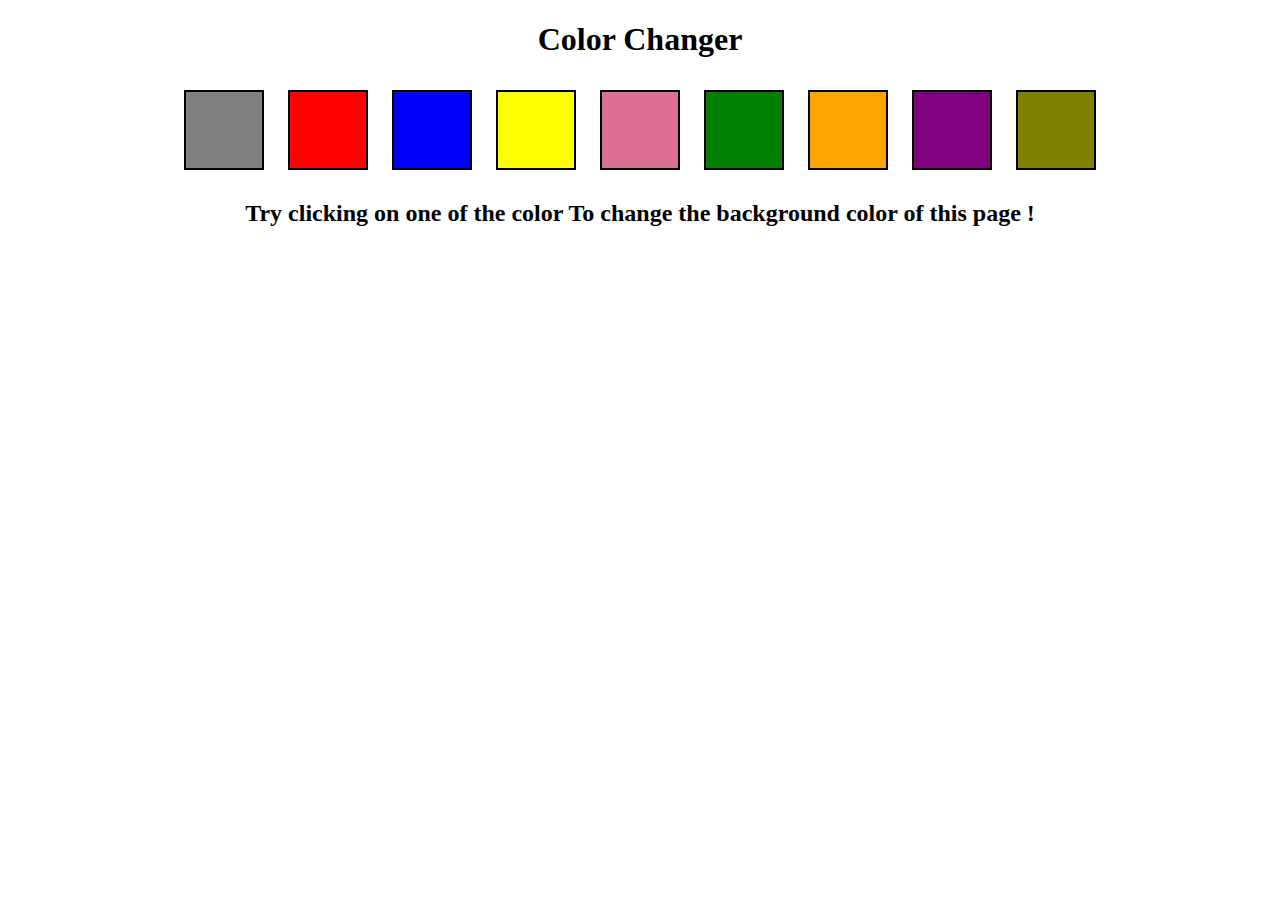
<file: Color_Changer/index.html>
<!DOCTYPE html>
<html lang="en">
<head>
    <meta charset="UTF-8">
    <meta name="viewport" content="width=device-width, initial-scale=1.0">
    <title>Color Changer</title>
    <link rel="stylesheet" href="style.css">
</head>
<body>
    <div>
        <h1>Color Changer</h1>
        <button class="button" id="Grey"></button>
        <button class="button" id="Red"></button>
        <button class="button" id="blue"></button>
        <button class="button" id="yellow"></button>
        <button class="button" id="pink"></button>
        <button class="button" id="green"></button>
        <button class="button" id="orange"></button>
        <button class="button" id="purple"></button>
        <button class="button" id="olive"></button>
        <h2>Try clicking on one of the color 
            <span>To change the background color of this page !</span>
        </h2>
    </div>
</body>
<script src="index.js"></script>
</html>
</file>
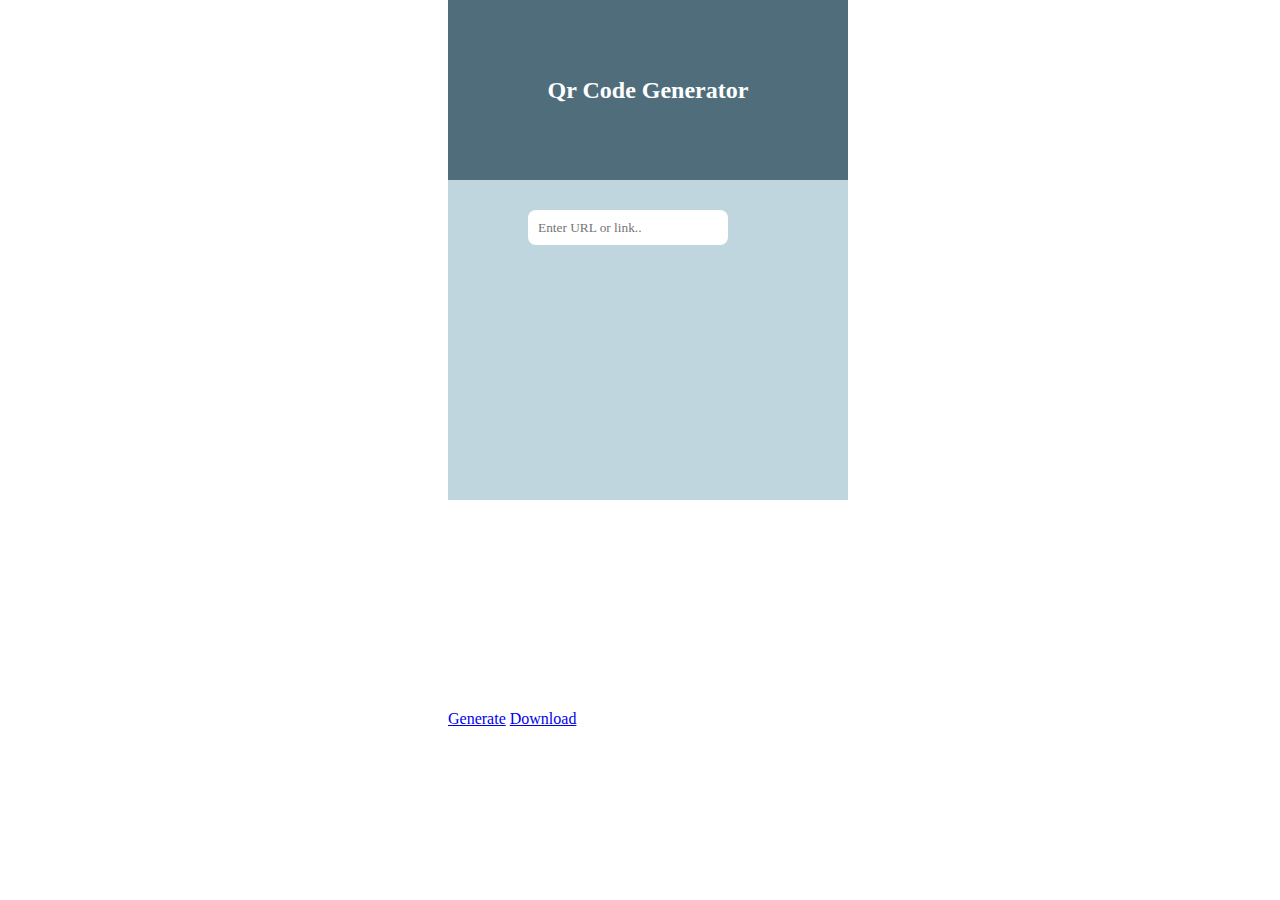
<file: Tic-Tac-Toe/QR Generator/index.html>
<!DOCTYPE html>
<html lang="en">
<head>
    <meta charset="UTF-8">
    <meta name="viewport" content="width=device-width, initial-scale=1.0">
    <title>QR Generator</title>
    <link rel="stylesheet" href="style.css">
</head>
<body>
    <div class="box">
        <div class="header">
            <h2>qr code generator</h2>
        </div>
        <div class="qr-body">
            <input type="text" placeholder="Enter URL or link.." spellcheck="false">
            <a href=""></a>
            <i class="fa-light fa-magnifying-glass-location"></i>
        </div>
        <div class="qr-footer">
            <a href="#">Generate</a>
            <a href="#">Download</a>
        </div>
    </div>
</body>
</html>
</file>
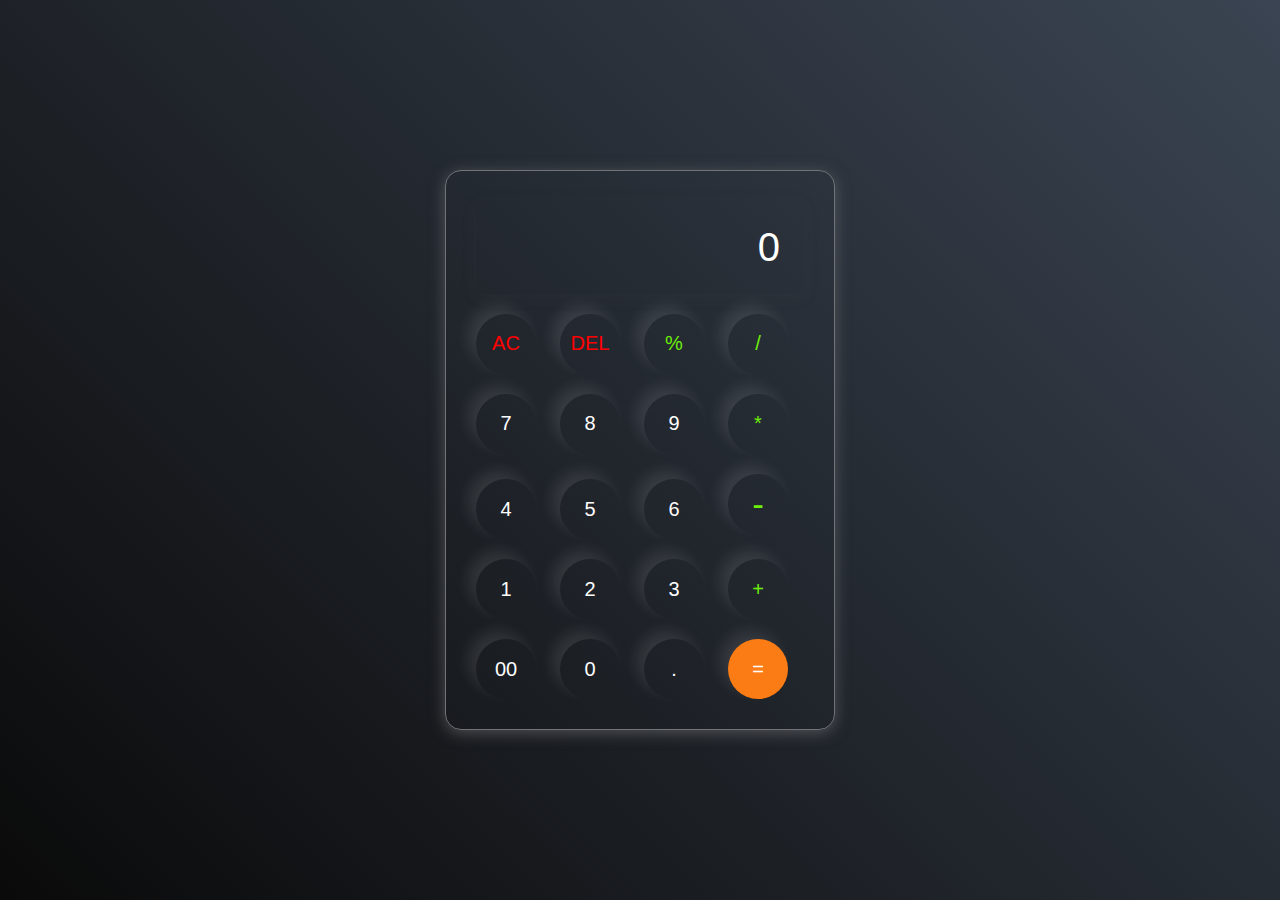
<file: Calculator/3.html>
<!DOCTYPE html>
<html lang="en">
<head>
    <meta charset="UTF-8">
    <meta name="viewport" content="width=device-width, initial-scale=1.0">
    <title>Document</title>
    <link rel="stylesheet" href="3.css">
</head>
<body>
   <div class="container">
    <div class="calculator">
        <input type="text" id="inputBox" placeholder="0" readonly>
        <div>
            <button class="DEL">AC</button>
            <button class="DEL">DEL</button>
            <button class="operator">%</button>
            <button class="operator">/</button>
        </div>
        <div>
            <button>7</button>
            <button>8</button>
            <button>9</button>
            <button class="operator">*</button>
        </div>
        <div>
            <button>4</button>
            <button>5</button>
            <button>6</button>
            <button class="operator" id="minus">-</button>
        </div>
        <div>
            <button>1</button>
            <button>2</button>
            <button>3</button>
            <button class="operator">+</button>
        </div>
        <div>
            <button>00</button>
            <button>0</button>
            <button>.</button>
            <button class="equalBtn">=</button>
        </div>
    </div>
   </div>

    <script src="3.js"></script>
</body>
</html>
</file>
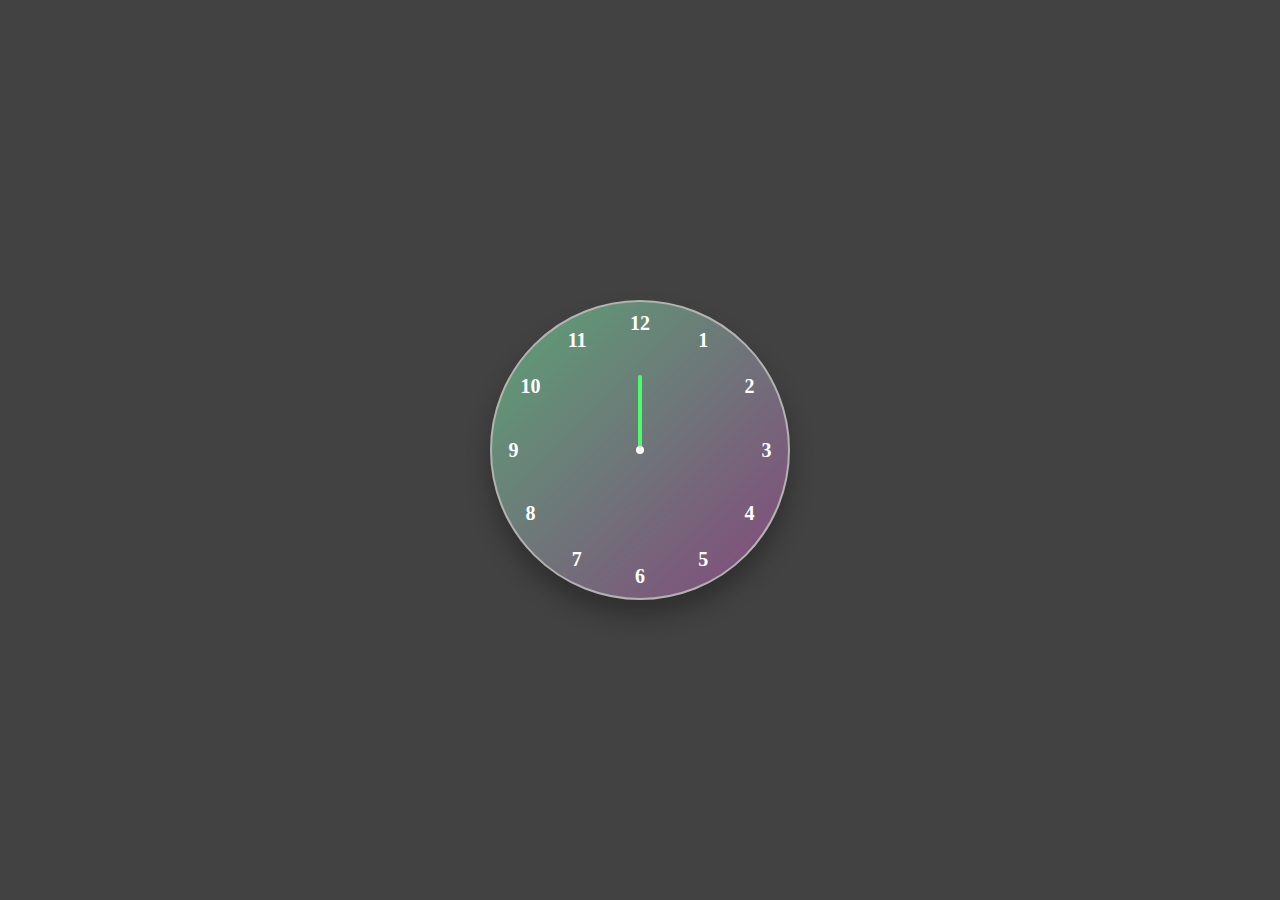
<file: Clock/clock.html>
<!DOCTYPE html>
<html lang="en">
<head>
    <meta charset="UTF-8">
    <meta name="viewport" content="width=device-width, initial-scale=1.0">
    <title>Analog clock</title>
    <link rel="stylesheet" href="clock.css">
</head>
<body>
    <div class="container">
        <div class="clock">
            <div style="--clr:#e23535; --h:55px" class="hand" id="hour"><i></i></div>
            <div style="--clr:#9dc31e; --h:65px" class="hand" id="min"><i></i></div>
            <div style="--clr:#4afe68; --h:75px" class="hand" id="sec"><i></i></div>

            <span style="--i:1"><b>1</b></span>
            <span style="--i:2"><b>2</b></span>
            <span style="--i:3"><b>3</b></span>
            <span style="--i:4"><b>4</b></span>
            <span style="--i:5"><b>5</b></span>
            <span style="--i:6"><b>6</b></span>
            <span style="--i:7"><b>7</b></span>
            <span style="--i:8"><b>8</b></span>
            <span style="--i:9"><b>9</b></span>
            <span style="--i:10"><b>10</b></span>
            <span style="--i:11"><b>11</b></span>
            <span style="--i:12"><b>12</b></span>
        </div>
    </div>

    <script src="clock.js"></script>
</body>
</html>
</file>
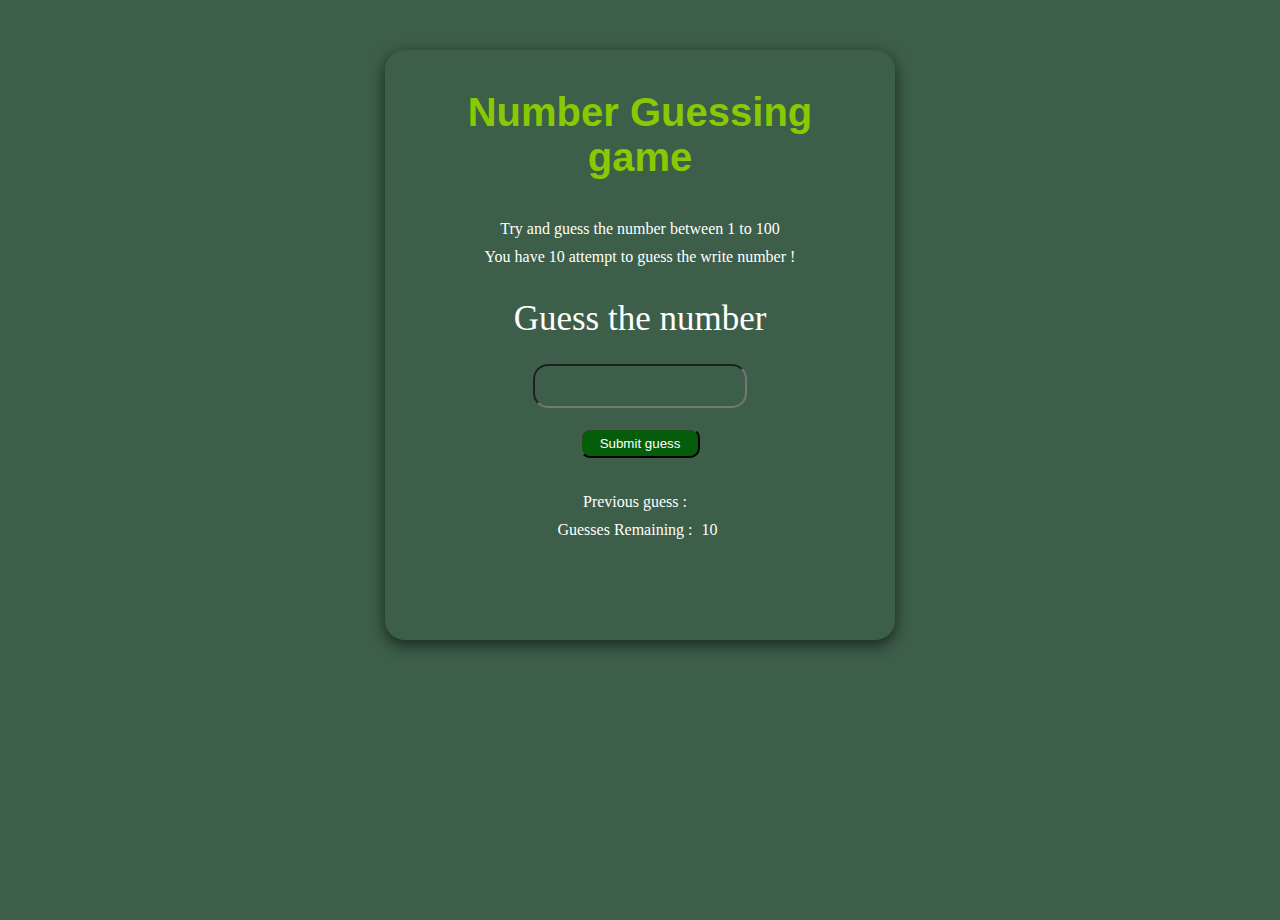
<file: Guess_The_Number/guess.html>
<!DOCTYPE html>
<html lang="en">
<head>
    <meta charset="UTF-8">
    <meta name="viewport" content="width=device-width, initial-scale=1.0">
    <title>Guess the number</title>
    <link rel="stylesheet" href="style.css">
</head>
    <body>
        <div class="wrapper">
            <h1>Number Guessing game</h1>
            <p>Try and guess the number between 1 to 100</p>
            <p>You have 10 attempt to guess the write number !</p>
            <br>

            <form class="form">
                <label for="guessField" id="guess">Guess the number</label>
                <input type="text" id="guessField" class="guessField">
                <input type="submit" id="subt" value="Submit guess" class="guessField">
            </form>

            <div class="resultParas">
                <p>Previous guess : <span class="guesses"></span></p>
                <p>Guesses Remaining : <span class="lastResult">10</span></p>
                <p class="lowOrHi"></p>
            </div>
        </div>
    </body>
    <script src="guess.js"></script>
</html>
</file>
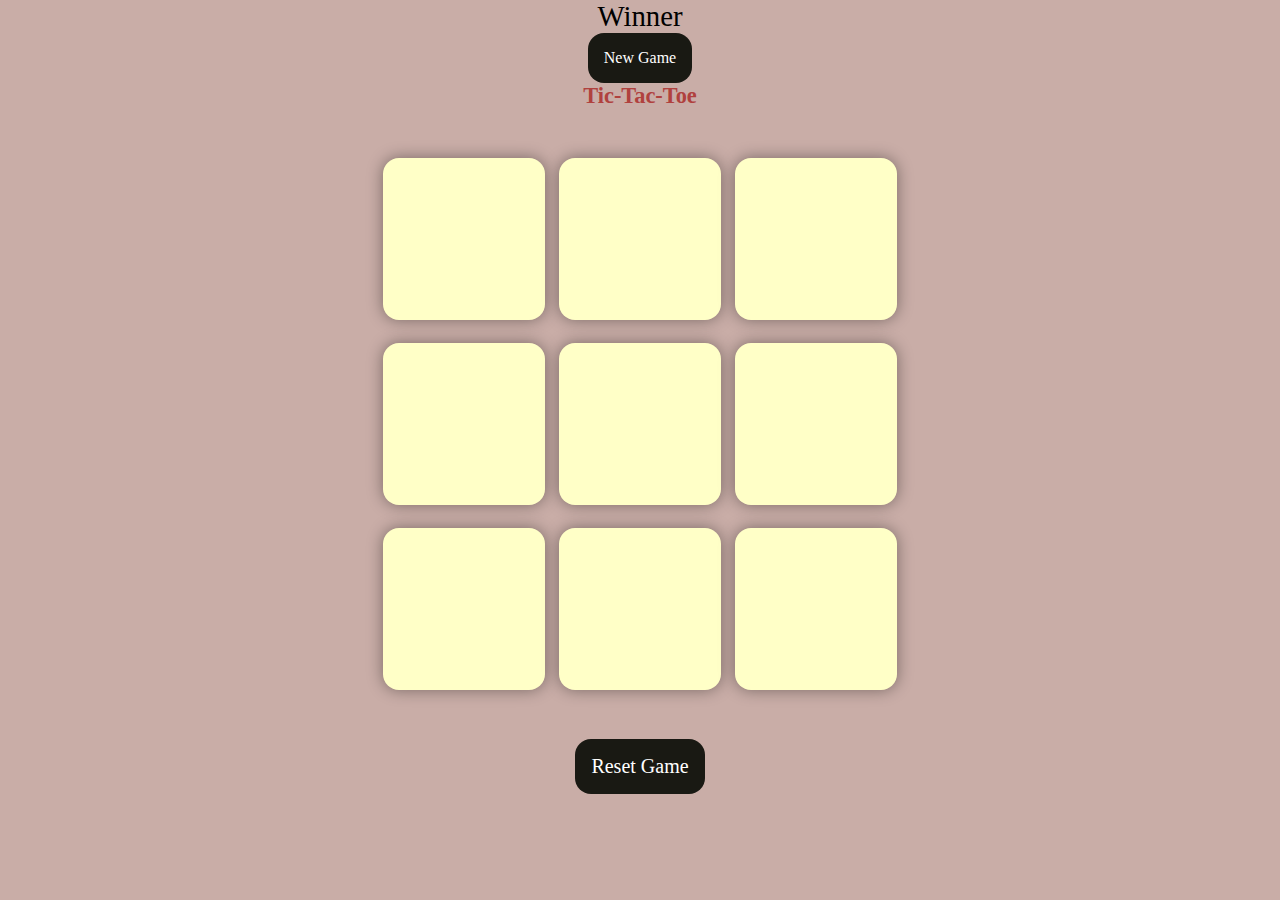
<file: Tic-Tac-Toe/2.html>
<!DOCTYPE html>
<html lang="en">
<head>
    <meta charset="UTF-8">
    <meta name="viewport" content="width=device-width, initial-scale=1.0">
    <title>Document</title>
    <link rel="stylesheet" href="2.css">
</head>
<body>
    <div class="msg-container" class="hide">
        <p id="msg">Winner</p>
        <button id="new-btn">New Game</button>
    </div>

    <main>
        <p class="p">Tic-Tac-Toe</p>
        <div class="container">
            <div id="game">
                <div class="box"></div>
                <div class="box"></div>
                <div class="box"></div>
                <div class="box"></div>
                <div class="box"></div>
                <div class="box"></div>
                <div class="box"></div> 
                <div class="box"></div>
                <div class="box"></div>
            </div>
        </div>
        <button id="reset-btn">Reset Game</button>
    </main>

    <script src="2.js"></script>
</body>
</html>
</file>
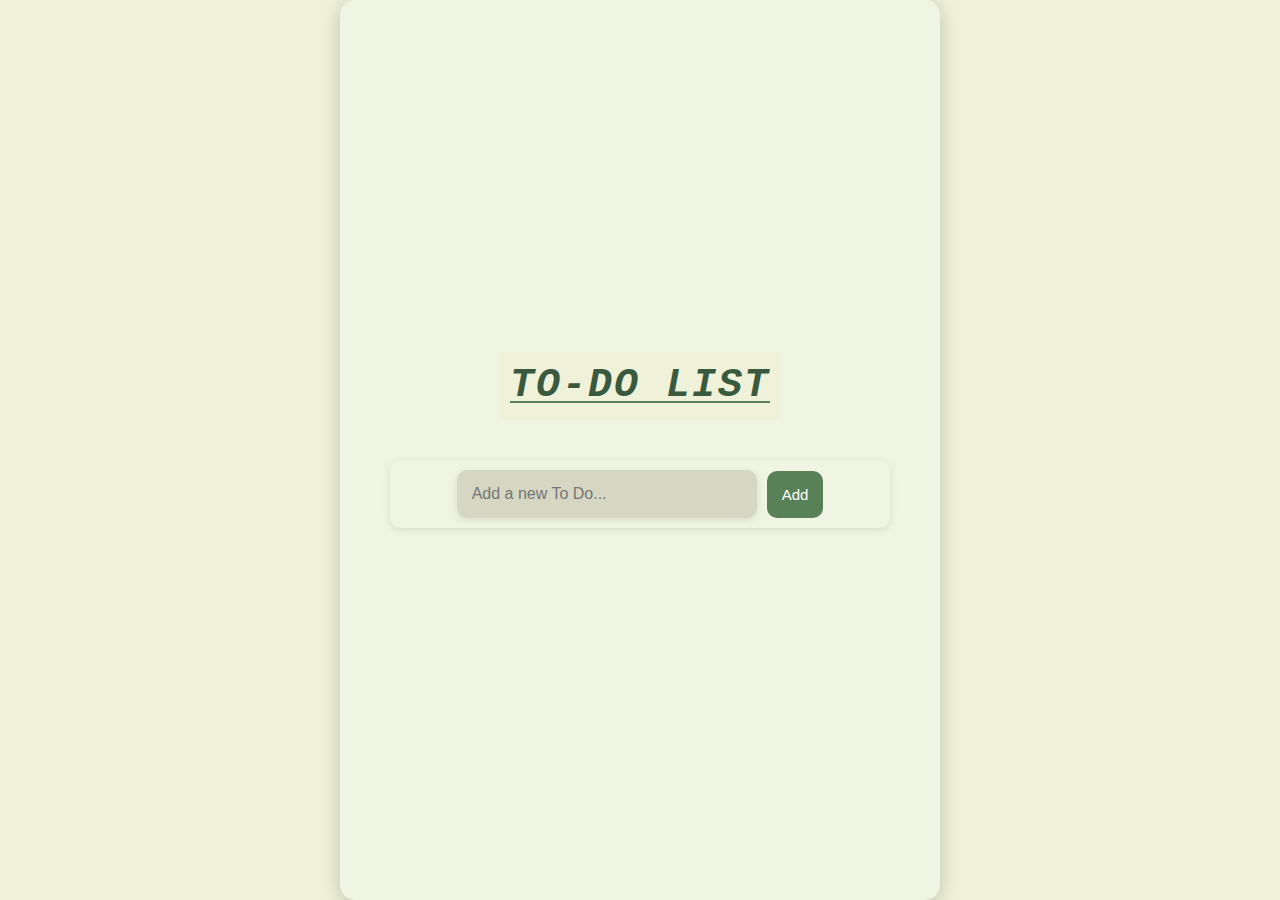
<file: To-Do List/Todo.html>
<!DOCTYPE html>
<html lang="en">
<head>
    <meta charset="UTF-8">
    <meta name="viewport" content="width=device-width, initial-scale=1.0">
    <title>To-DO List</title>
    <link rel="stylesheet" href="Todo.css">
</head>
<body>
    <div class="container">
        <h1>To-Do List</h1>
        <div class="input-container">
            <input type="text" placeholder="Add a new To Do..." id="inputbox">
            <input type="button" value="Add" id="addbtn">
        </div>

        <ul class="todoList" id="todoList" type="I">
            <!-- <li >List 1</li>
            <li>List 2</li>
            <li>List 3</li>-->
        </ul> 
    </div>

    <script src="Todo.js"></script>
</body>
</html>
</file>
<file: Color_Changer/style.css>
body{
    text-align: center;
}

.button{
    display: inline-block;
    height: 80px;
    width: 80px;
    padding: 10px;
    margin: 10px;
    border: 2px solid black;
}

#Grey{
    display:inline-block;
    background-color: grey;
}
#Red{
    display:inline-block;
    background-color: red;
}
#blue{
    display:inline-block;
    background-color: blue;
}
#yellow{
    display:inline-block;
    background-color: yellow;
}
#pink{
    display:inline-block;
    background-color: palevioletred;
}
#green{
    display:inline-block;
    background-color: green;
}
#orange{
    display:inline-block;
    background-color: orange;
}
#purple{
    display:inline-block;
    background-color: purple;
}
#olive{
    display:inline-block;
    background-color: olive;
}

.button:hover{
    transform: scale(1.1);
    transition: 0.3s;
    box-shadow: 0px 5px 20px rgba(0,0,0,0.9);
}
</file>
<file: Tic-Tac-Toe/QR Generator/style.css>
*{
    padding: 0;
    margin: 0;
    font-family: Cambria, Cochin, Georgia, Times, 'Times New Roman', serif;
    box-sizing: border-box;
}

:root{
    --background-color:#4f6d7a;
    --border-radious:8px;
}

.box{
    width: 400px;
    height: 500px;
    background-color: #c0d6df;
    margin-left: 35%;
    
}

.header{
    display: flex;
    justify-content: center;
    align-items: center;
    background-color:var(--background-color);
    height: 20vh;
    text-transform: capitalize;
    color: white;
}

.qr-body{
    width: 100%;
    height: 100%;
    display: flex;
    justify-content: center;
    margin-top: 30px;
}

.qr-body input{
    width: 200px;
    height: 35px;
    border-radius: var(--border-radious);
    border: none;
    cursor: pointer;
    padding-left: 10px;
    outline: none;

}

.qr-body i{
    width: 40px;
    height: 40px;
}

.qr-footer{
    
}
</file>
<file: Calculator/3.css>
*{
    margin: 0;
    padding: 0;
}

body{
    display: flex;
    justify-content: center;
    align-items: center;
    height: 100vh;
    width: 100%;
    background: linear-gradient(45deg,#0a0a0a,#3a4452);
}

.calculator{
    border: 1px solid #717377;
    background: transparent;
    border-radius: 16px;
    padding: 20px;
    box-shadow: 0px 3px 15px rgba(113,115,119,0.6);
}

input{
    width: 280px;
    border: none;
    background: transparent;
    margin: 10px;
    padding: 24px;
    text-align: right;
    cursor: pointer;
    box-shadow: 0px 3px 15px rgba(84,84,84,0.1);
    color: #ffffff;
    font-size: 40px;
}

input::placeholder{
    color: #ffffff;
}

button{
    width: 60px;
    border: none;
    height: 60px;
    margin: 10px;
    border-radius: 50%;
    box-shadow: -8px -8px 15px rgba(255,255,255,0.1);
    background: transparent;
    color: white;
    font-family: Verdana, Geneva, Tahoma, sans-serif;
    font-size: 20px;
    cursor: pointer;
}

.equalBtn{
    background-color: #fb7c14;
}

.operator{
    color: #6dee0a;
}
.DEL{
    color: red;
}
#minus{
    font-size: 35px;
}
</file>
<file: Clock/clock.css>
*{
    padding: 0px;
    margin: 0px;
    box-sizing: border-box;
    color: #ffffff;
}

body{
    display: flex;
    justify-content: center;
    align-items: center;
    min-height: 100vh;   /*this is use for center in your page*/
    background-color: #424242;
}

.container{
   position: relative;
}

.clock{
    width: 300px;
    height: 300px;
    border-radius:  50%;
    background: linear-gradient(135deg, #5ba275, #83487d);
    border: 2px solid #b3b3b0;
    box-shadow: 0px 15px 25px rgba(0, 0, 0, 0.3);
    display: flex;
    justify-content: center;
    align-items: center;
}

.clock span{
    position: absolute;
    transform: rotate(calc(30deg * var(--i))); 
    inset: 12px;
    text-align: center;
}

.clock span b{
    transform: rotate(calc(-30deg * var(--i)));
    display: inline-block;
    font-size: 20px;
}

.clock::before{
    content: '';
    position: absolute;
    width: 8px;
    height: 8px;
    border-radius: 50%;
    background-color: #fef9f9;
    z-index: 2;
}

.hand{
    position: absolute;
    display: flex;
    justify-content: center;
    align-items: flex-end;

}

.hand i{
    position: absolute;
    background-color: var(--clr);
    width: 4px;
    height: var(--h);
    border-radius: 8px;
}
</file>
<file: Guess_The_Number/style.css>
*{
    margin: 0;
    padding: 5px;
    background-color: rgb(61, 94, 73);
    color: #fff;
    text-align: center;
}
body{
    margin: 0;
    height: 100vh;
    display: flex;
    justify-content: center;
}

.wrapper{
    height: 580px;
    width: 500px;
    box-shadow: 0 5px 15px rgba(0, 0, 0, 0.6);
    border-radius: 20px;
    margin-top: 40px;
}

h1{
    color: rgb(135, 201, 3);
    font-weight: 800;
    margin: 30px;
    font-family: 'Gill Sans', 'Gill Sans MT', Calibri, 'Trebuchet MS', sans-serif;
    font-size: 40px;
}

h3{
    width: 145px;
    height: 25px;
    border-radius: 10px;
    background-color: transparent;
    background-color: rgb(5, 93, 11);
    margin-bottom: 20px;
    border: 2px solid rgb(5, 93, 11);
}

.form{
    font-size: 35px;
    display: flex;
    flex-direction: column;
    align-items: center;
}

.form input[type=text] {
    height: 30px;
    width: 200px;
    border-radius: 15px;
    margin: 20px;
    outline: none;
}

.form input[type=submit]{
    width: 120px;
    height: 30px;
    border-radius: 10px;
    background-color: transparent;
    background-color: rgb(5, 93, 11);
    margin-bottom: 20px;
}

.button{
    align-items: center;
    cursor: pointer;
}

#newGame {
    display: inline-block;
    padding: 10px 20px;
    background-color: rgb(132, 86, 0);
    color: white;
    border-radius: 8px;
}
</file>
<file: Tic-Tac-Toe/2.css>
*{
    margin: 0px;
    padding: 0px;
}

.p{
    font-size: 1.4rem;
    font-weight: bolder;
    color:#b0413e;
}
body{
    background-color: #c9ada7;
    text-align: center;
}
.container{
    height:70vh;
    display: flex;
    justify-content: center;
    align-items: center;
}

#game{
    height: 60vmin;
    width: 60vmin;
    display: flex;
    flex-wrap: wrap;
    justify-content: center;
    align-items: center;
    gap: 1.6vmin;
}
.box{
    height: 18vmin;
    width: 18vmin;
    border-radius: 1rem;
    border: none;
    box-shadow: 0 0 1rem rgba(0,0,0,0.4);
    font-size: 8vmin;
    color: #b0413e;
    background-color: #ffffc7;
    display: flex;
    justify-content: center;
    align-items: center;
}

#reset-btn{
    padding: 1rem;
    font-size: 1.25rem;
    background-color: #191913;
    color: white;
    border-radius: 1rem;
    border: none;
    font-family: 'Lucida Sans';
}

#new-btn{
    padding: 1rem;
    border-radius: 1rem;
    border: none;
    background-color: #191913;
    color: white;
    font-family: 'Lucida Sans';
    font-size: 1rem;
}

#msg{
    font-family:'Lucida Sans Unicode';
    font-size: 1.8rem;
}
.msg-container-hide{
    height: 100vmin;
    display: flex;
    justify-content: center;
    align-items: center;
    flex-direction: column;
    gap: 4rem;
}

.hide{
    display: none;
}
</file>
<file: To-Do List/Todo.css>
*{
    margin: 0;
    padding: 0;
    box-sizing: border-box;
    background-color: #eff2d8;
}

.container{
    display: flex;
    justify-content: center;
    flex-direction: column;
    align-items: center;
    height: 100vh;
    background-color: #f0f4e3;
    font-family: 'Arial', sans-serif;
    color: #3a5a40; 
    padding: 20px;
    border-radius: 15px;
    transition: background-color 0.3s ease;
    max-width: 600px;
    margin: auto;
    text-align: center;
    font-size: 18px;
    line-height: 1.6;
    background-size: cover;
    background-position: center;
    box-shadow: 0 4px 20px rgba(0, 0, 0, 0.2);
}
h1{
    color: #3a5a40;
    font-size: 40px;
    font-family: 'Courier New', Courier, monospace;
    margin-bottom: 20px;
    text-align: center;
    text-decoration: underline;
    text-decoration-color: #588157;
    text-decoration-thickness: 2px;
    text-underline-offset: 5px;
    font-weight: 600;
    font-style: italic;
    text-transform: uppercase;
    letter-spacing: 2px;
    line-height: 1.2;
    padding: 10px;
}


.input-container{
    margin-block: 20px;
    display: flex;
    justify-content: center;
    align-items: center;
    width: 100%;
    max-width: 500px;
    background-color: #f0f4e3;
    padding: 10px;  
    border-radius: 10px;
    box-shadow: 0 2px 8px rgba(0, 0, 0, 0.1);
}

.input-container input[type="text"]{
    width: 300px;
    padding: 15px;
    border-radius: 10px;
    border: none;
    background-color: #d5d7c3;
    font-size: 16px;
    text-underline-offset: 2px;
    box-shadow: 0 2px 8px rgba(0, 0, 0, 0.1);
    transition: all 0.3s ease;
    outline: none;
    clip-rule: inherit;
}

.input-container input[type="button"] {
    padding: 15px;
    border-radius: 10px;
    background-color: #588157;
    color: #ffffff;
    font-size: 15px;
    border: none;
    cursor: pointer;
    transition: background-color 0.3s ease;
    margin-left: 10px;

}

ul{
    width: 80%;
    max-width: 450px;
}

ul li{
    list-style-type: none;
    border: 1px solid #3a5a40;
    border-radius: 10px;
    display: flex;
    align-items: center;
    justify-content: space-evenly;
    margin-block-end: 12px;
    color: #427041;
    font-size: 18px;
    padding: 6px 12px;

}
ul li p{
    flex-grow: 1;
    padding: 10px;
}
.btn{
    padding: 5px;
    width: inherit;
    background-color: #57cc99;
    border-radius: 8px;
    color: #fff;
    border: none;
    cursor: pointer;
}

.btn:hover{
    opacity: 80%;
    border: 1px solid black;
}
</file>
